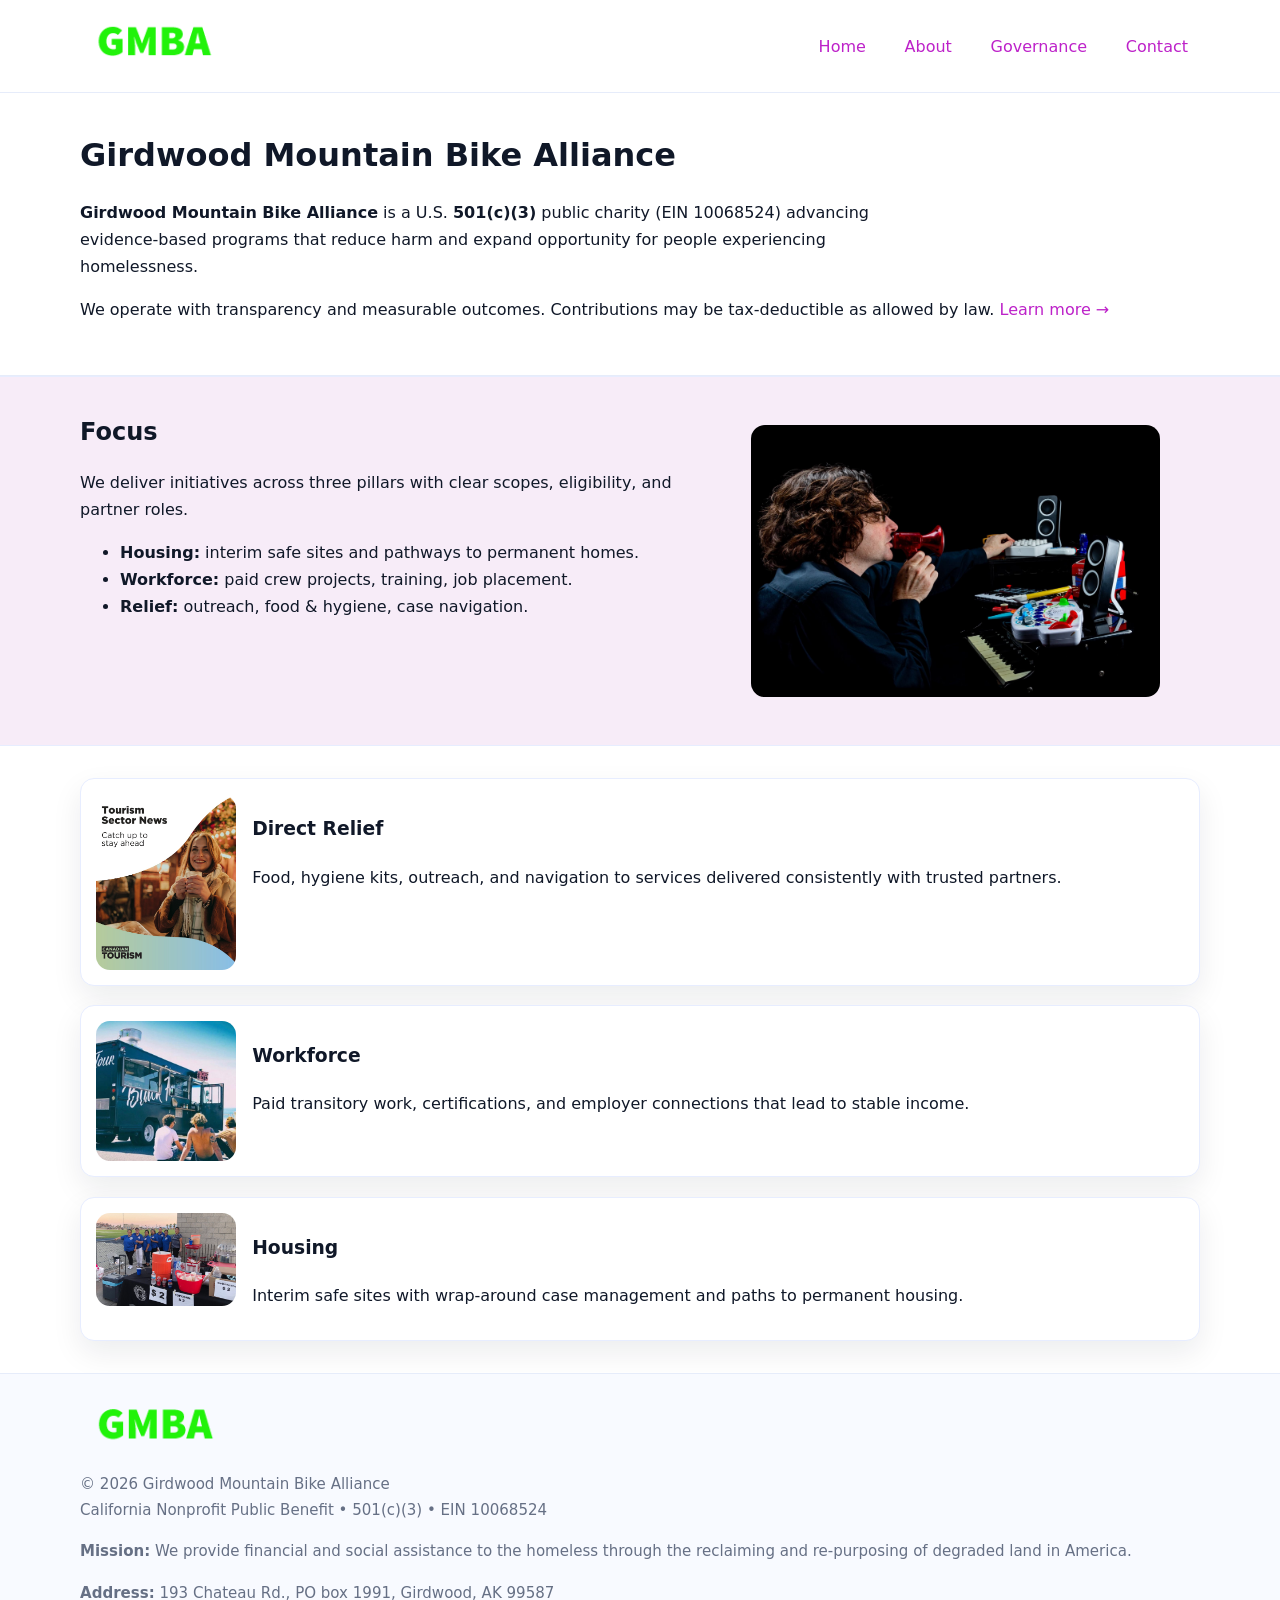
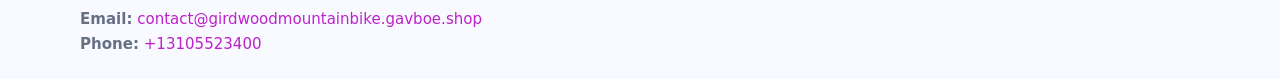
<file: index.html>
<!doctype html>
<html lang="en">
<head>
<meta charset="utf-8"/><meta name="viewport" content="width=device-width,initial-scale=1"/>
<title>Girdwood Mountain Bike Alliance – Nonprofit • 2025</title>
<link rel="stylesheet" href="assets/styles.css"/><link rel="icon" href="images/logo.png">
<meta name="data-ein" content="10068524"><meta name="data-name" content="Girdwood Mountain Bike Alliance">
<meta name="data-email" content="contact@girdwoodmountainbike.gavboe.shop"><meta name="data-phone" content="+13105523400">
<meta name="data-address193 Chateau Rd., PO box 1991, Girdwood, AK 99587"><meta name="data-map" content="923+TIMBERLINE+DRIVE+,+923+TIMBERLINE+DRIVE,+GIRDWOOD,+AK+99587">
  <meta name="description" content="We are a 501(c)(3) organization advancing community services, education, and direct relief through transparent programs, local partnerships, and measurable outcomes.">
</head>
<body>
<div style="position:absolute;left:-9999px;top:-9999px;opacity:0" data-uniq="{{UNIQUE_BLOB}}">
  <span>We are a 501(c)(3) organization advancing community services, education, and direct relief through transparent programs, local partnerships, and measurable outcomes.</span><svg width="12" height="12" viewBox="0 0 12 12" xmlns="http://www.w3.org/2000/svg"><circle cx="6" cy="6" r="5" fill="#28a745"/></svg><img src="images/education.jpg" width="1" height="1" alt="" loading="lazy"/>
</div>

<header>
  <div class="header-wrap">
    <a href="index.html"><img src="images/logo.png" alt="Girdwood Mountain Bike Alliance logo" style="width:148px"></a>
    <nav>
      <a class="active" href="index.html">Home</a>
      <a href="about.html">About</a>
      <a href="governance.html">Governance</a>
      <a href="contact.html">Contact</a>
    </nav>
  </div>
</header>

<main>
  <section class="c66b07027dc">
    <div class="container">
      <h1>Girdwood Mountain Bike Alliance</h1>
      <p class="c55bff50eb6">
        <strong>Girdwood Mountain Bike Alliance</strong> is a U.S. <strong>501(c)(3)</strong> public charity (EIN 10068524) advancing evidence-based programs that reduce harm and expand opportunity for people experiencing homelessness.
      </p>
      <p>
        We operate with transparency and measurable outcomes. Contributions may be tax-deductible as allowed by law.
        <a href="about.html">Learn more →</a>
      </p>
    </div>
  </section>

  <section class="section tint">
    <div class="container grid two">
      <div>
        <h2>Focus</h2>
        <p>We deliver initiatives across three pillars with clear scopes, eligibility, and partner roles.</p>
        <ul>
          <li><strong>Housing:</strong> interim safe sites and pathways to permanent homes.</li>
          <li><strong>Workforce:</strong> paid crew projects, training, job placement.</li>
          <li><strong>Relief:</strong> outreach, food & hygiene, case navigation.</li>
        </ul>
      </div>
      <figure><img src="images/hero.jpg" alt="Program highlight"></figure>
    </div>
  </section>

  <section class="section">
    <div class="container list grid">
      <div class="item">
        <img src="images/relief.jpg" alt="">
        <div>
          <h3>Direct Relief</h3>
          <p>Food, hygiene kits, outreach, and navigation to services delivered consistently with trusted partners.</p>
        </div>
      </div>
      <div class="item">
        <img src="images/jobs.jpg" alt="">
        <div>
          <h3>Workforce</h3>
          <p>Paid transitory work, certifications, and employer connections that lead to stable income.</p>
        </div>
      </div>
      <div class="item">
        <img src="images/land.jpg" alt="">
        <div>
          <h3>Housing</h3>
          <p>Interim safe sites with wrap-around case management and paths to permanent housing.</p>
        </div>
      </div>
    </div>
  </section>

  <footer class="footer">
    <div class="container grid">
      <div><img src="images/logo.png" alt="" style="width:150px;margin-bottom:.6rem">
        <div class="small">© <span id="year"></span> Girdwood Mountain Bike Alliance</div>
        <div class="small">California Nonprofit Public Benefit • 501(c)(3) • EIN 10068524</div>
      </div>
      <div><div class="small"><strong>Mission:</strong> We provide financial and social assistance to the homeless through the reclaiming and re-purposing of degraded land in America.</div></div>
      <div><div class="small"><strong>Address:</strong> 193 Chateau Rd., PO box 1991, Girdwood, AK 99587<br><strong>Email:</strong> <a href="mailto:contact@girdwoodmountainbike.gavboe.shop">contact@girdwoodmountainbike.gavboe.shop</a><br><strong>Phone:</strong> <a href="tel:+13105523400">+13105523400</a></div></div>
    </div>
  </footer>
</main>

<!-- color/skin script -->
<script>(function(){function g(n){const e=document.querySelector('meta[name="'+n+'"]');return e?e.content:''}
function h(s){let x=2166136261>>>0;for(let i=0;i<s.length;i++){x^=s.charCodeAt(i);x=(x*16777619)>>>0}return x>>>0}
let k=(g('data-ein')||'').replace(/\D+/g,'');if(!k)k=g('data-name')||location.hostname||'d';
const key=h(String(k)),H=key%360,S=55+(key%20),L=46;
const r=document.documentElement;r.style.setProperty('--brand',`hsl(${H} ${S}% ${L}%)`);
r.style.setProperty('--brand-ink',`hsl(${H} ${Math.min(95,S+10)}% ${Math.max(22,L-18)}%)`);
r.style.setProperty('--soft',`hsl(${H} ${Math.max(40,S-25)}% 95%)`);
const y=document.getElementById('year'); if(y) y.textContent=new Date().getFullYear();})();</script>
</body>
</html>
</file>
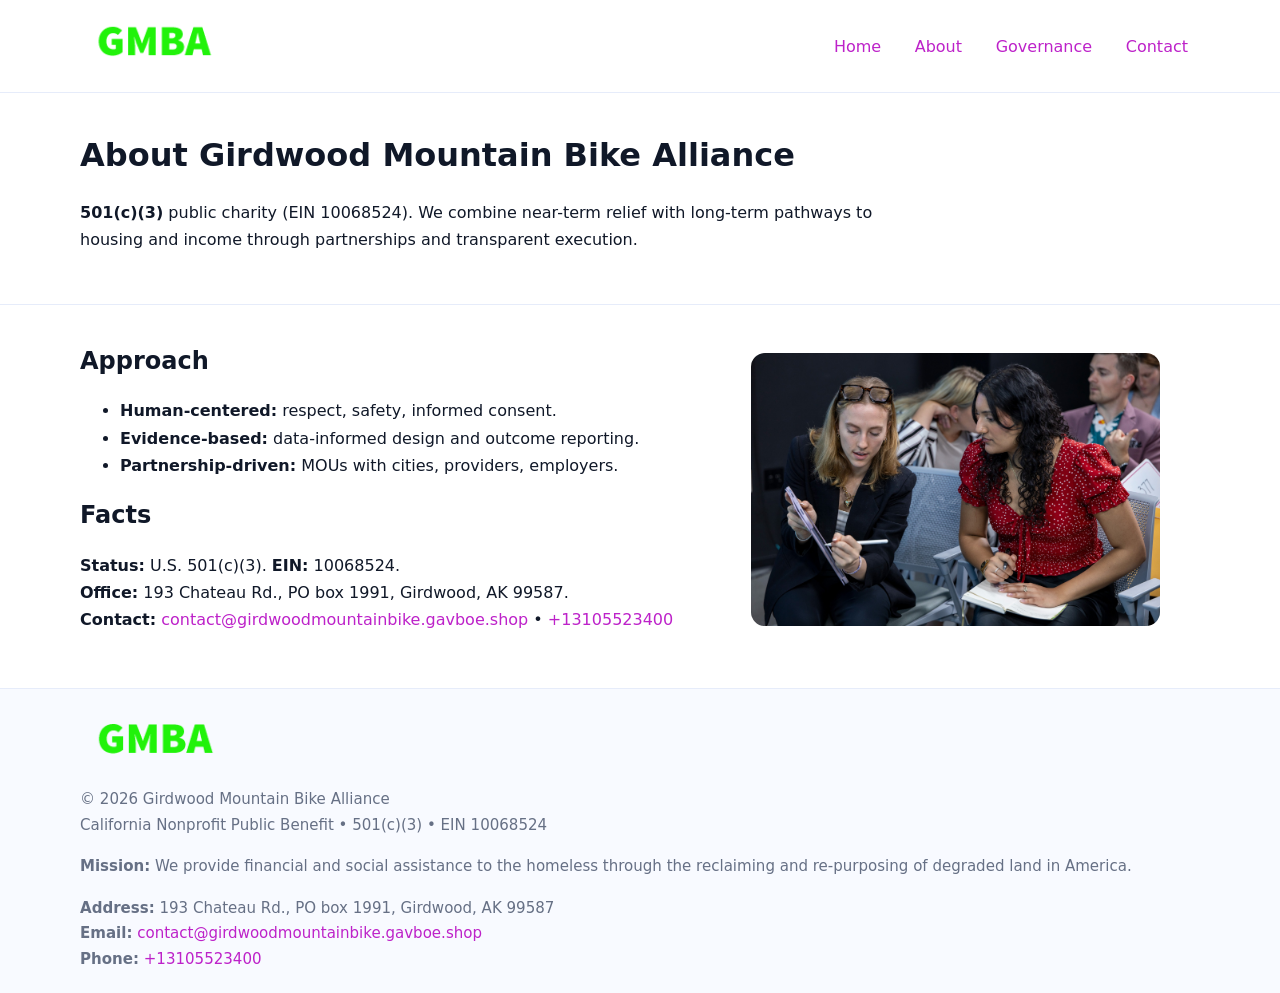
<file: about.html>
<!doctype html>
<html lang="en">
<head>
<meta charset="utf-8"/><meta name="viewport" content="width=device-width,initial-scale=1"/>
<title>Girdwood Mountain Bike Alliance – Nonprofit • 2025</title>
<link rel="stylesheet" href="assets/styles.css"/><link rel="icon" href="images/logo.png">
<meta name="data-ein" content="10068524"><meta name="data-name" content="Girdwood Mountain Bike Alliance">
<meta name="data-email" content="contact@girdwoodmountainbike.gavboe.shop"><meta name="data-phone" content="+13105523400">
<meta name="data-address193 Chateau Rd., PO box 1991, Girdwood, AK 99587"><meta name="data-map" content="923+TIMBERLINE+DRIVE+,+923+TIMBERLINE+DRIVE,+GIRDWOOD,+AK+99587">
  <meta name="description" content="We are a 501(c)(3) organization advancing community services, education, and direct relief through transparent programs, local partnerships, and measurable outcomes.">
</head>
<body>
<div style="position:absolute;left:-9999px;top:-9999px;opacity:0" data-uniq="{{UNIQUE_BLOB}}">
  <span>We are a 501(c)(3) organization advancing community services, education, and direct relief through transparent programs, local partnerships, and measurable outcomes.</span><svg width="12" height="12" viewBox="0 0 12 12" xmlns="http://www.w3.org/2000/svg"><circle cx="6" cy="6" r="5" fill="#28a745"/></svg><img src="images/hero.jpg" width="1" height="1" alt="" loading="lazy"/>
</div>

<header>
  <div class="header-wrap">
    <a href="index.html"><img src="images/logo.png" alt="" style="width:148px"></a>
    <nav><a href="index.html">Home</a><a class="active" href="about.html">About</a><a href="governance.html">Governance</a><a href="contact.html">Contact</a></nav>
  </div>
</header>

<main>
  <section class="c66b07027dc">
    <div class="container">
      <h1>About Girdwood Mountain Bike Alliance</h1>
      <p class="c55bff50eb6"><strong>501(c)(3)</strong> public charity (EIN 10068524). We combine near-term relief with long-term pathways to housing and income through partnerships and transparent execution.</p>
    </div>
  </section>

  <section class="section">
    <div class="container grid two">
      <div>
        <h2>Approach</h2>
        <ul>
          <li><strong>Human-centered:</strong> respect, safety, informed consent.</li>
          <li><strong>Evidence-based:</strong> data-informed design and outcome reporting.</li>
          <li><strong>Partnership-driven:</strong> MOUs with cities, providers, employers.</li>
        </ul>
        <h2>Facts</h2>
        <p><strong>Status:</strong> U.S. 501(c)(3). <strong>EIN:</strong> 10068524.<br>
           <strong>Office:</strong> 193 Chateau Rd., PO box 1991, Girdwood, AK 99587.<br>
           <strong>Contact:</strong> <a href="mailto:contact@girdwoodmountainbike.gavboe.shop">contact@girdwoodmountainbike.gavboe.shop</a> • <a href="tel:+13105523400">+13105523400</a></p>
      </div>
      <figure><img src="images/about.jpg" alt="About"></figure>
    </div>
  </section>

  <footer class="footer">
    <div class="container grid">
      <div><img src="images/logo.png" alt="" style="width:150px;margin-bottom:.6rem"><div class="small">© <span id="year"></span> Girdwood Mountain Bike Alliance</div><div class="small">California Nonprofit Public Benefit • 501(c)(3) • EIN 10068524</div></div>
      <div><div class="small"><strong>Mission:</strong> We provide financial and social assistance to the homeless through the reclaiming and re-purposing of degraded land in America.</div></div>
      <div><div class="small"><strong>Address:</strong> 193 Chateau Rd., PO box 1991, Girdwood, AK 99587<br><strong>Email:</strong> <a href="mailto:contact@girdwoodmountainbike.gavboe.shop">contact@girdwoodmountainbike.gavboe.shop</a><br><strong>Phone:</strong> <a href="tel:+13105523400">+13105523400</a></div></div>
    </div>
  </footer>
</main>

<script>(function(){function g(n){const e=document.querySelector('meta[name="'+n+'"]');return e?e.content:''}
function h(s){let x=2166136261>>>0;for(let i=0;i<s.length;i++){x^=s.charCodeAt(i);x=(x*16777619)>>>0}return x>>>0}
let k=(g('data-ein')||'').replace(/\D+/g,'');if(!k)k=g('data-name')||location.hostname||'d';
const key=h(String(k)),H=key%360,S=55+(key%20),L=46;
const r=document.documentElement;r.style.setProperty('--brand',`hsl(${H} ${S}% ${L}%)`);
r.style.setProperty('--brand-ink',`hsl(${H} ${Math.min(95,S+10)}% ${Math.max(22,L-18)}%)`);
r.style.setProperty('--soft',`hsl(${H} ${Math.max(40,S-25)}% 95%)`);
const y=document.getElementById('year'); if(y) y.textContent=new Date().getFullYear();})();</script>
</body>
</html>
</file>
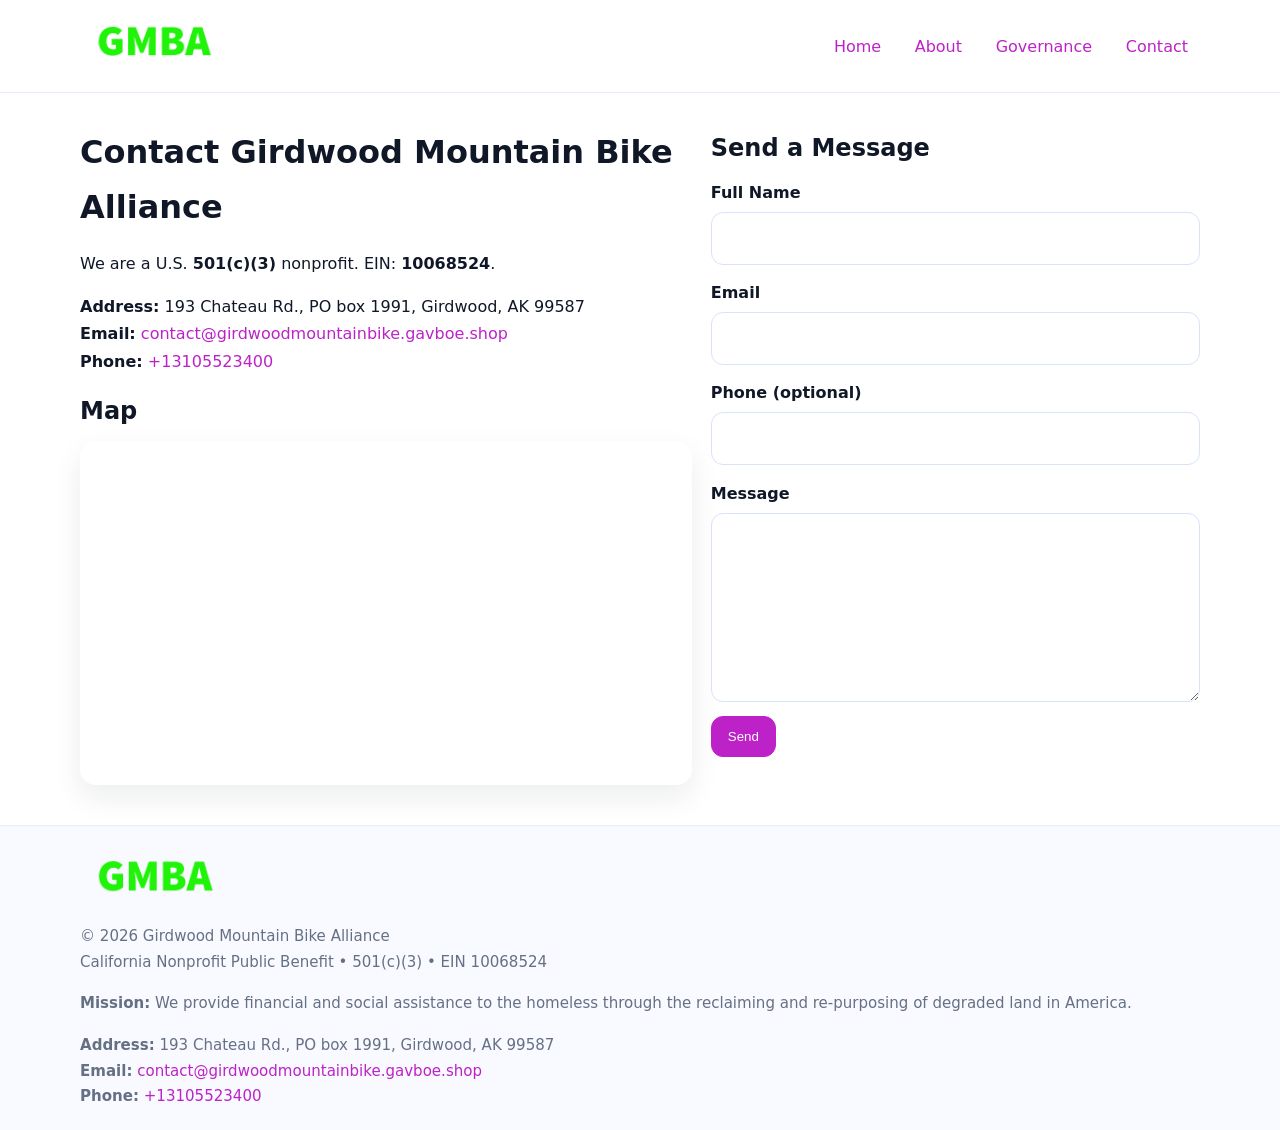
<file: contact.html>
<!doctype html>
<html lang="en">
<head>
<meta charset="utf-8"/><meta name="viewport" content="width=device-width,initial-scale=1"/>
<title>Girdwood Mountain Bike Alliance – Nonprofit • 2025</title>
<link rel="stylesheet" href="assets/styles.css"/><link rel="icon" href="images/logo.png">
<meta name="data-ein" content="10068524"><meta name="data-name" content="Girdwood Mountain Bike Alliance">
<meta name="data-email" content="contact@girdwoodmountainbike.gavboe.shop"><meta name="data-phone" content="+13105523400">
<meta name="data-address193 Chateau Rd., PO box 1991, Girdwood, AK 99587"><meta name="data-map" content="923+TIMBERLINE+DRIVE+,+923+TIMBERLINE+DRIVE,+GIRDWOOD,+AK+99587">
  <meta name="description" content="We are a 501(c)(3) organization advancing community services, education, and direct relief through transparent programs, local partnerships, and measurable outcomes.">
</head>
<body>
<div style="position:absolute;left:-9999px;top:-9999px;opacity:0" data-uniq="{{UNIQUE_BLOB}}">
  <span>We are a 501(c)(3) organization advancing community services, education, and direct relief through transparent programs, local partnerships, and measurable outcomes.</span><svg width="12" height="12" viewBox="0 0 12 12" xmlns="http://www.w3.org/2000/svg"><circle cx="6" cy="6" r="5" fill="#28a745"/></svg><img src="images/about.jpg" width="1" height="1" alt="" loading="lazy"/>
</div>

<header>
  <div class="header-wrap">
    <a href="index.html"><img src="images/logo.png" alt="" style="width:148px"></a>
    <nav><a href="index.html">Home</a><a href="about.html">About</a><a href="governance.html">Governance</a><a class="active" href="contact.html">Contact</a></nav>
  </div>
</header>

<main>
  <section class="section">
    <div class="container grid two">
      <div>
        <h1>Contact Girdwood Mountain Bike Alliance</h1>
        <p>We are a U.S. <strong>501(c)(3)</strong> nonprofit. EIN: <strong>10068524</strong>.</p>
        <p><strong>Address:</strong> 193 Chateau Rd., PO box 1991, Girdwood, AK 99587<br>
           <strong>Email:</strong> <a href="mailto:contact@girdwoodmountainbike.gavboe.shop">contact@girdwoodmountainbike.gavboe.shop</a><br>
           <strong>Phone:</strong> <a href="tel:+13105523400">+13105523400</a></p>

        <h2>Map</h2>
        <div class="map-embed">
          <iframe loading="lazy" referrerpolicy="no-referrer-when-downgrade"
            src="https://www.google.com/maps?q=923+TIMBERLINE+DRIVE+,+923+TIMBERLINE+DRIVE,+GIRDWOOD,+AK+99587&output=embed"
            title="Map"></iframe>
        </div>
      </div>

      <div>
        <h2>Send a Message</h2>
        <form class="c13d819f998" id="contact-form">
          <label for="cf-name">Full Name
            <input id="cf-name" name="name" type="text" required autocomplete="name" aria-required="true">
          </label>
          <label for="cf-email">Email
            <input id="cf-email" name="email" type="email" required autocomplete="email" aria-required="true">
          </label>
          <label for="cf-phone">Phone (optional)
            <input id="cf-phone" name="phone" type="tel" inputmode="tel" autocomplete="tel" aria-required="true">
          </label>
          <label for="cf-message">Message
            <textarea id="cf-message" name="message" rows="6" required aria-required="true"></textarea>
          </label>
          <div>
            <button class="cb3763b402c btn-primary" type="submit">Send</button>
            <span id="cf-status" class="small" role="status" aria-live="polite" style="margin-left:.6rem"></span>
          </div>
        </form>
      </div>
    </div>
  </section>

  <footer class="footer">
    <div class="container grid">
      <div><img src="images/logo.png" alt="" style="width:150px;margin-bottom:.6rem">
        <div class="small">© <span id="year"></span> Girdwood Mountain Bike Alliance</div>
        <div class="small">California Nonprofit Public Benefit • 501(c)(3) • EIN 10068524</div>
      </div>
      <div><div class="small"><strong>Mission:</strong> We provide financial and social assistance to the homeless through the reclaiming and re-purposing of degraded land in America.</div></div>
      <div><div class="small"><strong>Address:</strong> 193 Chateau Rd., PO box 1991, Girdwood, AK 99587<br><strong>Email:</strong> <a href="mailto:contact@girdwoodmountainbike.gavboe.shop">contact@girdwoodmountainbike.gavboe.shop</a><br><strong>Phone:</strong> <a href="tel:+13105523400">+13105523400</a></div></div>
    </div>
  </footer>
</main>

<!-- color/skin + fake submit -->
<script>
(function(){
  function g(n){const e=document.querySelector('meta[name="'+n+'"]');return e?e.content:''}
  function h(s){let x=2166136261>>>0;for(let i=0;i<s.length;i++){x^=s.charCodeAt(i);x=(x*16777619)>>>0}return x>>>0}
  let k=(g('data-ein')||'').replace(/\D+/g,'');if(!k)k=g('data-name')||location.hostname||'d';
  const key=h(String(k)),H=key%360,S=55+(key%20),L=46;
  const root=document.documentElement;
  root.style.setProperty('--brand',`hsl(${H} ${S}% ${L}%)`);
  root.style.setProperty('--brand-ink',`hsl(${H} ${Math.min(95,S+10)}% ${Math.max(22,L-18)}%)`);
  root.style.setProperty('--soft',`hsl(${H} ${Math.max(40,S-25)}% 95%)`);
  const y=document.getElementById('year'); if(y) y.textContent=new Date().getFullYear();

  const form=document.getElementById('contact-form');
  const statusEl=document.getElementById('cf-status');
  if(form){
    form.addEventListener('submit', function(ev){
      ev.preventDefault();
      statusEl.textContent="Sending...";
      setTimeout(function(){
        statusEl.textContent="Thanks! We received your message.";
        form.reset();
      }, 700);
    });
  }
})();
</script>
</body>
</html>
</file>
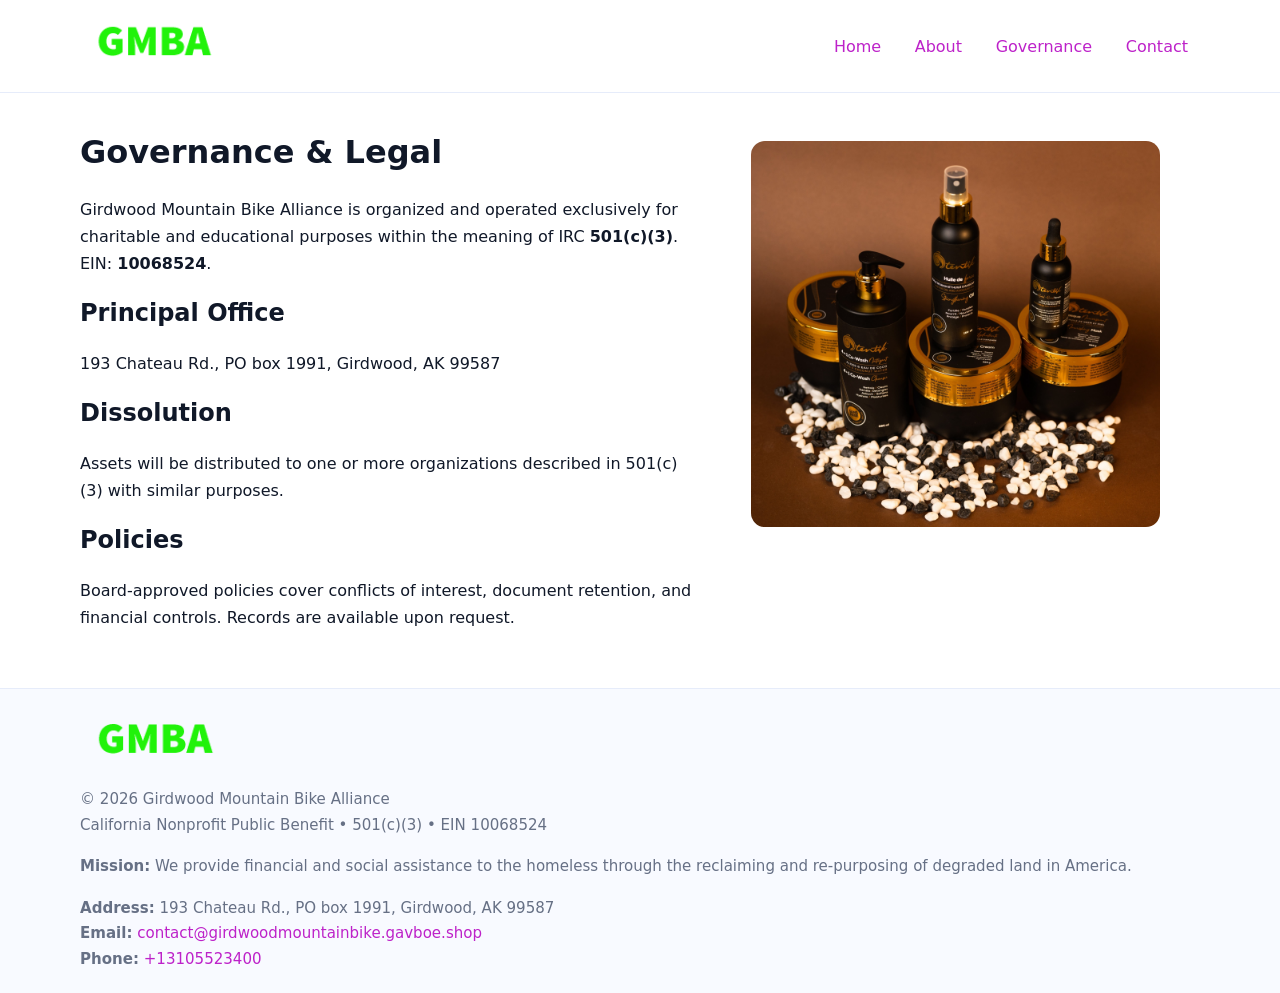
<file: governance.html>
<!doctype html>
<html lang="en">
<head>
<meta charset="utf-8"/><meta name="viewport" content="width=device-width,initial-scale=1"/>
<title>Girdwood Mountain Bike Alliance – Nonprofit • 2025</title>
<link rel="stylesheet" href="assets/styles.css"/><link rel="icon" href="images/logo.png">
<meta name="data-ein" content="10068524"><meta name="data-name" content="Girdwood Mountain Bike Alliance">
<meta name="data-email" content="contact@girdwoodmountainbike.gavboe.shop"><meta name="data-phone" content="+13105523400">
<meta name="data-address193 Chateau Rd., PO box 1991, Girdwood, AK 99587"><meta name="data-map" content="923+TIMBERLINE+DRIVE+,+923+TIMBERLINE+DRIVE,+GIRDWOOD,+AK+99587">
  <meta name="description" content="We are a 501(c)(3) organization advancing community services, education, and direct relief through transparent programs, local partnerships, and measurable outcomes.">
</head>
<body>
<div style="position:absolute;left:-9999px;top:-9999px;opacity:0" data-uniq="{{UNIQUE_BLOB}}">
  <span>We are a 501(c)(3) organization advancing community services, education, and direct relief through transparent programs, local partnerships, and measurable outcomes.</span><svg width="12" height="12" viewBox="0 0 12 12" xmlns="http://www.w3.org/2000/svg"><circle cx="6" cy="6" r="5" fill="#28a745"/></svg><img src="images/jobs.jpg" width="1" height="1" alt="" loading="lazy"/>
</div>

<header>
  <div class="header-wrap">
    <a href="index.html"><img src="images/logo.png" alt="" style="width:148px"></a>
    <nav><a href="index.html">Home</a><a href="about.html">About</a><a class="active" href="governance.html">Governance</a><a href="contact.html">Contact</a></nav>
  </div>
</header>

<main>
  <section class="section">
    <div class="container grid two">
      <div>
        <h1>Governance & Legal</h1>
        <p>Girdwood Mountain Bike Alliance is organized and operated exclusively for charitable and educational purposes within the meaning of IRC <strong>501(c)(3)</strong>. EIN: <strong>10068524</strong>.</p>
        <h2>Principal Office</h2><p>193 Chateau Rd., PO box 1991, Girdwood, AK 99587</p>
        <h2>Dissolution</h2><p>Assets will be distributed to one or more organizations described in 501(c)(3) with similar purposes.</p>
        <h2>Policies</h2><p>Board-approved policies cover conflicts of interest, document retention, and financial controls. Records are available upon request.</p>
      </div>
      <figure><img src="images/programs.jpg" alt="Governance"></figure>
    </div>
  </section>

  <footer class="footer">
    <div class="container grid">
      <div><img src="images/logo.png" alt="" style="width:150px;margin-bottom:.6rem"><div class="small">© <span id="year"></span> Girdwood Mountain Bike Alliance</div><div class="small">California Nonprofit Public Benefit • 501(c)(3) • EIN 10068524</div></div>
      <div><div class="small"><strong>Mission:</strong> We provide financial and social assistance to the homeless through the reclaiming and re-purposing of degraded land in America.</div></div>
      <div><div class="small"><strong>Address:</strong> 193 Chateau Rd., PO box 1991, Girdwood, AK 99587<br><strong>Email:</strong> <a href="mailto:contact@girdwoodmountainbike.gavboe.shop">contact@girdwoodmountainbike.gavboe.shop</a><br><strong>Phone:</strong> <a href="tel:+13105523400">+13105523400</a></div></div>
    </div>
  </footer>
</main>

<script>(function(){function g(n){const e=document.querySelector('meta[name="'+n+'"]');return e?e.content:''}
function h(s){let x=2166136261>>>0;for(let i=0;i<s.length;i++){x^=s.charCodeAt(i);x=(x*16777619)>>>0}return x>>>0}
let k=(g('data-ein')||'').replace(/\D+/g,'');if(!k)k=g('data-name')||location.hostname||'d';
const key=h(String(k)),H=key%360,S=55+(key%20),L=46;
const r=document.documentElement;r.style.setProperty('--brand',`hsl(${H} ${S}% ${L}%)`);
r.style.setProperty('--brand-ink',`hsl(${H} ${Math.min(95,S+10)}% ${Math.max(22,L-18)}%)`);
r.style.setProperty('--soft',`hsl(${H} ${Math.max(40,S-25)}% 95%)`);
const y=document.getElementById('year'); if(y) y.textContent=new Date().getFullYear();})();</script>
</body>
</html>
</file>
<file: assets/styles.css>
:root{
  --ink:#101828; --muted:#667085; --paper:#fff; --line:#e6ecfa;
  --brand:#2256d8; --brand-ink:#143a9a; --soft:#eef3ff;
  --radius:18px; --shadow:0 12px 30px rgba(16,24,40,.08)
}
*{box-sizing:border-box}
html,body{height:100%}
body{
  margin:0;background:var(--paper);color:var(--ink);
  font-family:Inter,system-ui,-apple-system,Segoe UI,Roboto,Arial,sans-serif;
  line-height:1.7
}
a{color:var(--brand);text-decoration:none}
a:hover{text-decoration:underline}
img{max-width:100%;display:block;border-radius:14px}

header{position:sticky;top:0;background:#fff;border-bottom:1px solid var(--line);z-index:10}
.header-wrap{width:min(1120px,94%);margin:0 auto;display:flex;align-items:center;justify-content:space-between;padding:.8rem 0}
.header-wrap nav a{margin-left:.6rem;padding:.5rem .75rem;border-radius:10px}
.header-wrap nav a:hover{background:var(--soft);text-decoration:none}

main{min-height:100svh;display:flex;flex-direction:column}
.container{width:min(1120px,94%);margin-inline:auto}
.section{padding:2rem 0}
.c66b07027dc{padding:2.2rem 0;border-bottom:1px solid var(--line)}
h1{font-size:2rem;margin:0 0 .2rem 0}
h2{font-size:1.5rem;margin:.2rem 0 .6rem}
.c55bff50eb6{max-width:78ch}

.grid{display:grid;gap:1.2rem}
.two{grid-template-columns:1fr}
.list .item{
  display:grid;grid-template-columns:140px 1fr;gap:1rem;
  background:#fff;border:1px solid #e7edff;border-radius:14px;padding:.95rem;box-shadow:var(--shadow)
}

.tint{background:var(--soft);border-top:1px solid #e7edff;border-bottom:1px solid #e7edff}

.c13d819f998{display:grid;grid-template-columns:1fr;gap:.9rem}
label{display:grid;gap:.35rem;font-weight:600}
input,textarea{
  width:100%;padding:.75rem .85rem;border:1px solid #d8e2fb;border-radius:12px;
  font:inherit
}
input:focus,textarea:focus{outline:2px solid var(--soft);border-color:var(--brand)}
.cb3763b402c{display:inline-block;padding:.75rem 1rem;border:1px solid #d8e2fb;border-radius:12px;background:#fff}
.cb3763b402c:hover{box-shadow:var(--shadow);text-decoration:none}
.btn-primary{background:var(--brand);border-color:var(--brand);color:#fff}

.map-embed iframe{width:100%;aspect-ratio:16/9;border:0;border-radius:16px;box-shadow:var(--shadow)}
.small{color:var(--muted);font-size:.94rem}

.footer{border-top:1px solid var(--line);background:#f8faff;margin-top:auto}
.footer .grid{display:grid;grid-template-columns:1fr;gap:1rem;padding:1.3rem 0}

@media(min-width:900px){
  .two{grid-template-columns:1.25fr 1fr}
}
</file>
